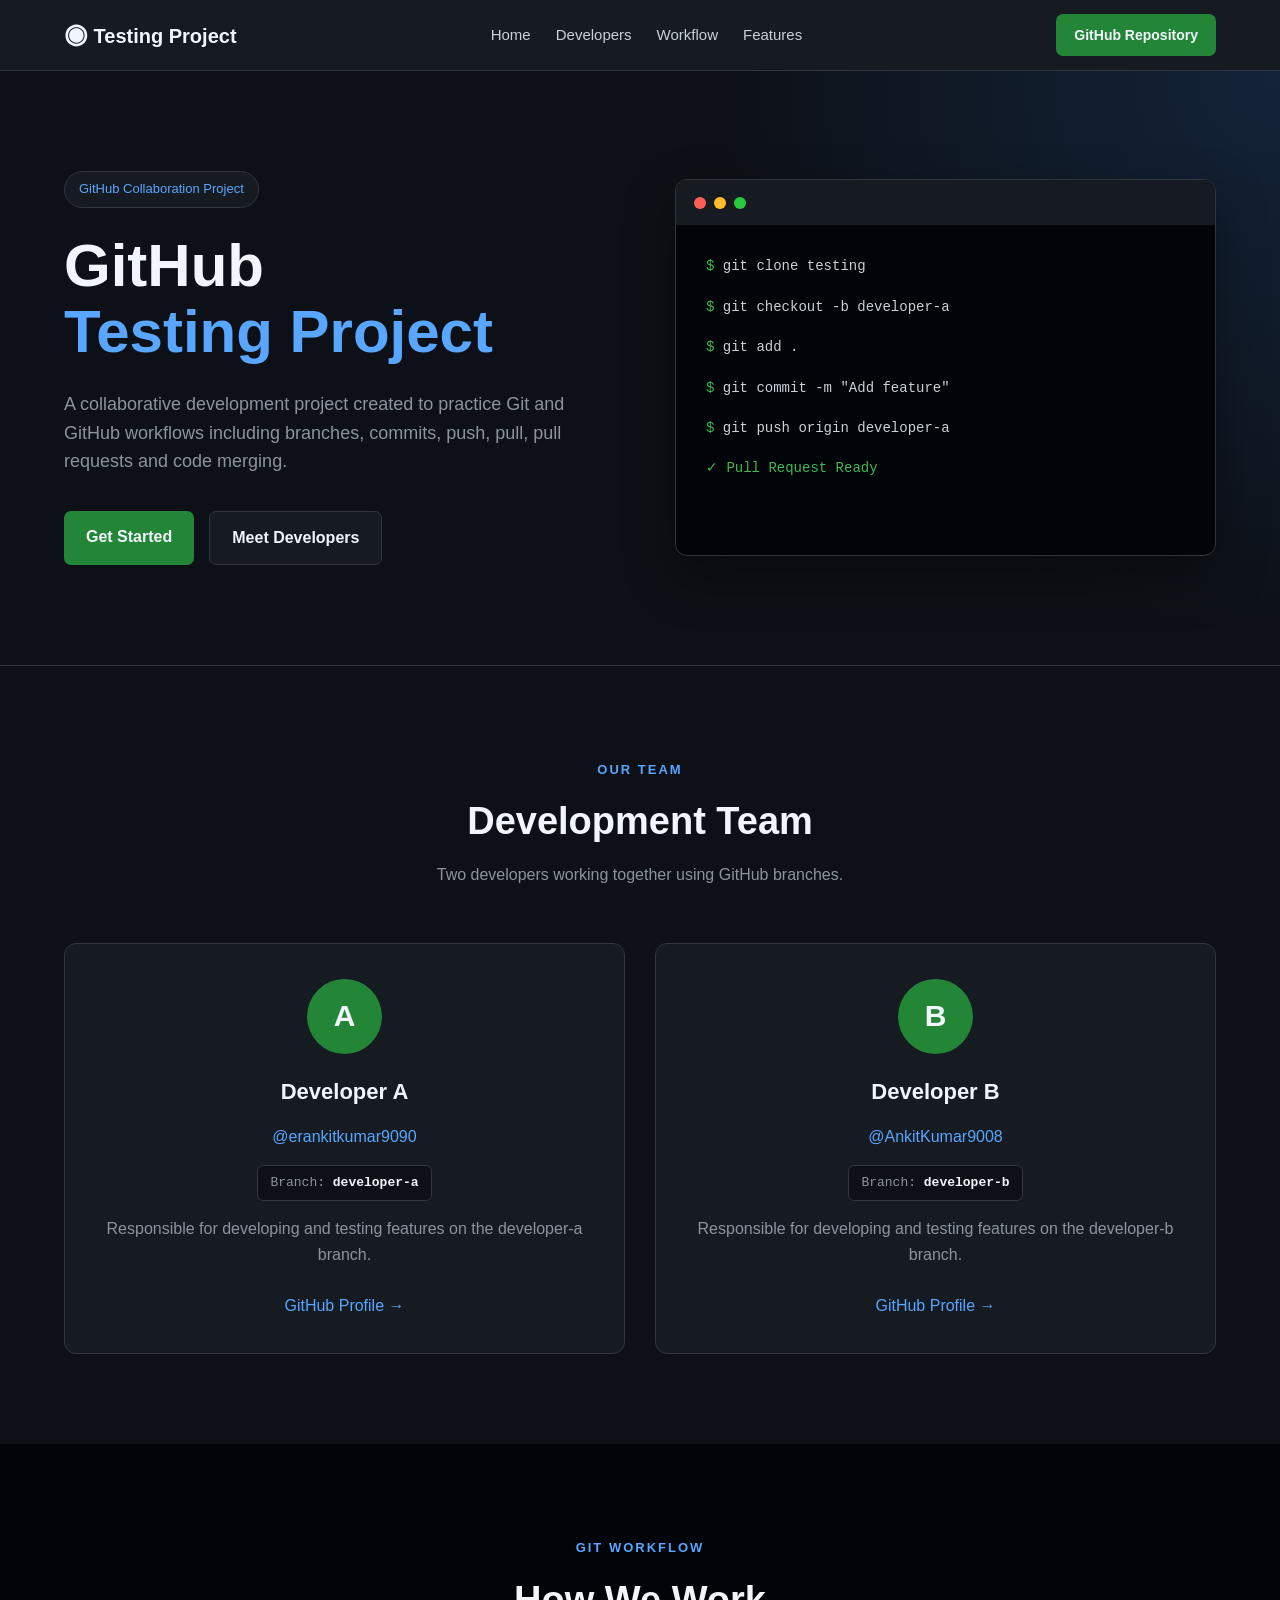
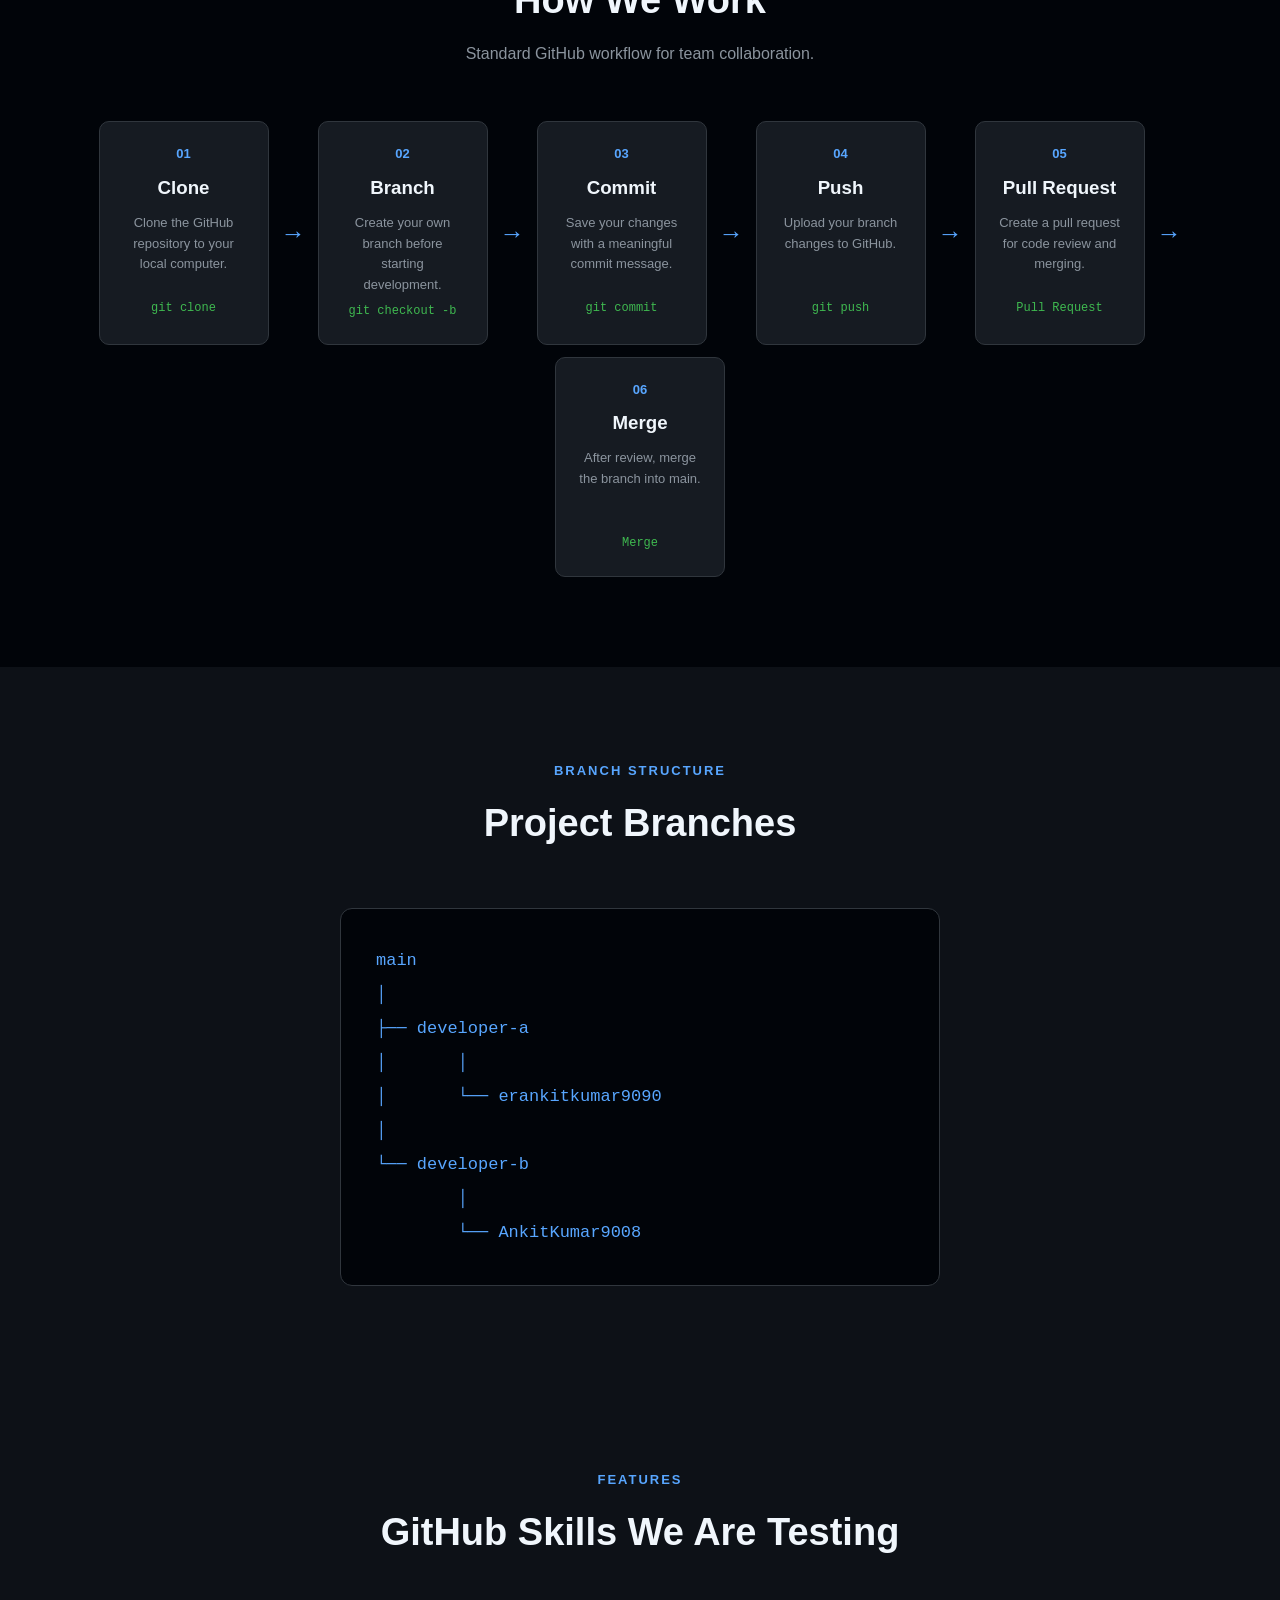
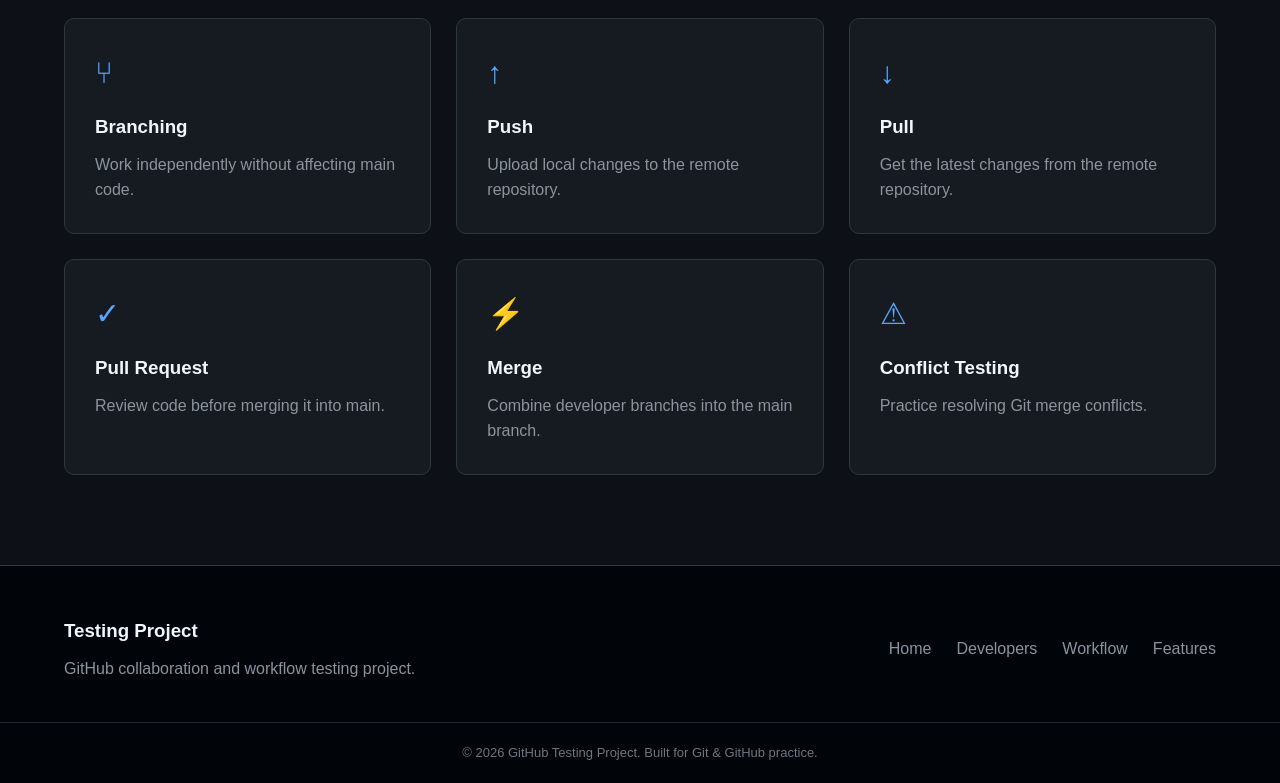
<file: index.html>
<!DOCTYPE html>
<html lang="en">
<head>
    <meta charset="UTF-8">
    <meta name="viewport" content="width=device-width, initial-scale=1.0">

    <title>GitHub Testing Project</title>

    <link rel="stylesheet" href="css/style.css">
</head>
<body>

<!-- Navbar -->
<header class="navbar">
    <div class="container nav-content">

        <div class="logo">
            <span>◉</span> Testing Project
        </div>

        <nav>
            <a href="#home">Home</a>
            <a href="#developers">Developers</a>
            <a href="#workflow">Workflow</a>
            <a href="#features">Features</a>
        </nav>

        <a href="#" class="github-btn">
            GitHub Repository
        </a>

    </div>
</header>


<!-- Hero Section -->
<section class="hero" id="home">

    <div class="container hero-content">

        <div class="hero-text">

            <div class="badge">
                GitHub Collaboration Project
            </div>

            <h1>
                GitHub
                <span>Testing Project</span>
            </h1>

            <p>
                A collaborative development project created to practice
                Git and GitHub workflows including branches, commits,
                push, pull, pull requests and code merging.
            </p>

            <div class="hero-buttons">
                <a href="#workflow" class="btn primary">
                    Get Started
                </a>

                <a href="#developers" class="btn secondary">
                    Meet Developers
                </a>
            </div>

        </div>


        <div class="terminal">

            <div class="terminal-header">
                <span class="red"></span>
                <span class="yellow"></span>
                <span class="green"></span>
            </div>

            <div class="terminal-body">

                <p>
                    <span class="green-text">$</span>
                    git clone testing
                </p>

                <p>
                    <span class="green-text">$</span>
                    git checkout -b developer-a
                </p>

                <p>
                    <span class="green-text">$</span>
                    git add .
                </p>

                <p>
                    <span class="green-text">$</span>
                    git commit -m "Add feature"
                </p>

                <p>
                    <span class="green-text">$</span>
                    git push origin developer-a
                </p>

                <p class="success">
                    ✓ Pull Request Ready
                </p>

            </div>

        </div>

    </div>

</section>


<!-- Developers -->
<section class="section" id="developers">

    <div class="container">

        <div class="section-title">

            <span>OUR TEAM</span>

            <h2>
                Development Team
            </h2>

            <p>
                Two developers working together using GitHub branches.
            </p>

        </div>


        <div class="developers">

            <!-- Developer A -->
            <div class="developer-card">

                <div class="avatar">
                    A
                </div>

                <h3>
                    Developer A
                </h3>

                <p class="username">
                    @erankitkumar9090
                </p>

                <div class="branch">
                    Branch:
                    <strong>developer-a</strong>
                </div>

                <p>
                    Responsible for developing and testing features
                    on the developer-a branch.
                </p>

                <a href="#" class="profile-btn">
                    GitHub Profile →
                </a>

            </div>


            <!-- Developer B -->
            <div class="developer-card">

                <div class="avatar">
                    B
                </div>

                <h3>
                    Developer B
                </h3>

                <p class="username">
                    @AnkitKumar9008
                </p>

                <div class="branch">
                    Branch:
                    <strong>developer-b</strong>
                </div>

                <p>
                    Responsible for developing and testing features
                    on the developer-b branch.
                </p>

                <a href="#" class="profile-btn">
                    GitHub Profile →
                </a>

            </div>

        </div>

    </div>

</section>


<!-- Workflow -->
<section class="section workflow-section" id="workflow">

    <div class="container">

        <div class="section-title">

            <span>GIT WORKFLOW</span>

            <h2>
                How We Work
            </h2>

            <p>
                Standard GitHub workflow for team collaboration.
            </p>

        </div>


        <div class="workflow">

            <div class="workflow-card">
                <div class="number">01</div>
                <h3>Clone</h3>
                <p>
                    Clone the GitHub repository to your local computer.
                </p>
                <code>git clone</code>
            </div>


            <div class="arrow">→</div>


            <div class="workflow-card">
                <div class="number">02</div>
                <h3>Branch</h3>
                <p>
                    Create your own branch before starting development.
                </p>
                <code>git checkout -b</code>
            </div>


            <div class="arrow">→</div>


            <div class="workflow-card">
                <div class="number">03</div>
                <h3>Commit</h3>
                <p>
                    Save your changes with a meaningful commit message.
                </p>
                <code>git commit</code>
            </div>


            <div class="arrow">→</div>


            <div class="workflow-card">
                <div class="number">04</div>
                <h3>Push</h3>
                <p>
                    Upload your branch changes to GitHub.
                </p>
                <code>git push</code>
            </div>


            <div class="arrow">→</div>


            <div class="workflow-card">
                <div class="number">05</div>
                <h3>Pull Request</h3>
                <p>
                    Create a pull request for code review and merging.
                </p>
                <code>Pull Request</code>
            </div>


            <div class="arrow">→</div>


            <div class="workflow-card">
                <div class="number">06</div>
                <h3>Merge</h3>
                <p>
                    After review, merge the branch into main.
                </p>
                <code>Merge</code>
            </div>

        </div>

    </div>

</section>


<!-- Branch Structure -->
<section class="section">

    <div class="container">

        <div class="section-title">

            <span>BRANCH STRUCTURE</span>

            <h2>
                Project Branches
            </h2>

        </div>


        <div class="branch-box">

<pre>
main
│
├── developer-a
│       │
│       └── erankitkumar9090
│
└── developer-b
        │
        └── AnkitKumar9008
</pre>

        </div>

    </div>

</section>


<!-- Features -->
<section class="section features-section" id="features">

    <div class="container">

        <div class="section-title">

            <span>FEATURES</span>

            <h2>
                GitHub Skills We Are Testing
            </h2>

        </div>


        <div class="features">

            <div class="feature">
                <div class="feature-icon">⑂</div>
                <h3>Branching</h3>
                <p>
                    Work independently without affecting main code.
                </p>
            </div>


            <div class="feature">
                <div class="feature-icon">↑</div>
                <h3>Push</h3>
                <p>
                    Upload local changes to the remote repository.
                </p>
            </div>


            <div class="feature">
                <div class="feature-icon">↓</div>
                <h3>Pull</h3>
                <p>
                    Get the latest changes from the remote repository.
                </p>
            </div>


            <div class="feature">
                <div class="feature-icon">✓</div>
                <h3>Pull Request</h3>
                <p>
                    Review code before merging it into main.
                </p>
            </div>


            <div class="feature">
                <div class="feature-icon">⚡</div>
                <h3>Merge</h3>
                <p>
                    Combine developer branches into the main branch.
                </p>
            </div>


            <div class="feature">
                <div class="feature-icon">⚠</div>
                <h3>Conflict Testing</h3>
                <p>
                    Practice resolving Git merge conflicts.
                </p>
            </div>

        </div>

    </div>

</section>


<!-- Footer -->
<footer>

    <div class="container footer-content">

        <div>
            <h3>Testing Project</h3>

            <p>
                GitHub collaboration and workflow testing project.
            </p>
        </div>


        <div class="footer-links">

            <a href="#home">Home</a>
            <a href="#developers">Developers</a>
            <a href="#workflow">Workflow</a>
            <a href="#features">Features</a>

        </div>

    </div>


    <div class="copyright">

        © 2026 GitHub Testing Project.
        Built for Git & GitHub practice.

    </div>

</footer>

</body>
</html>
</file>
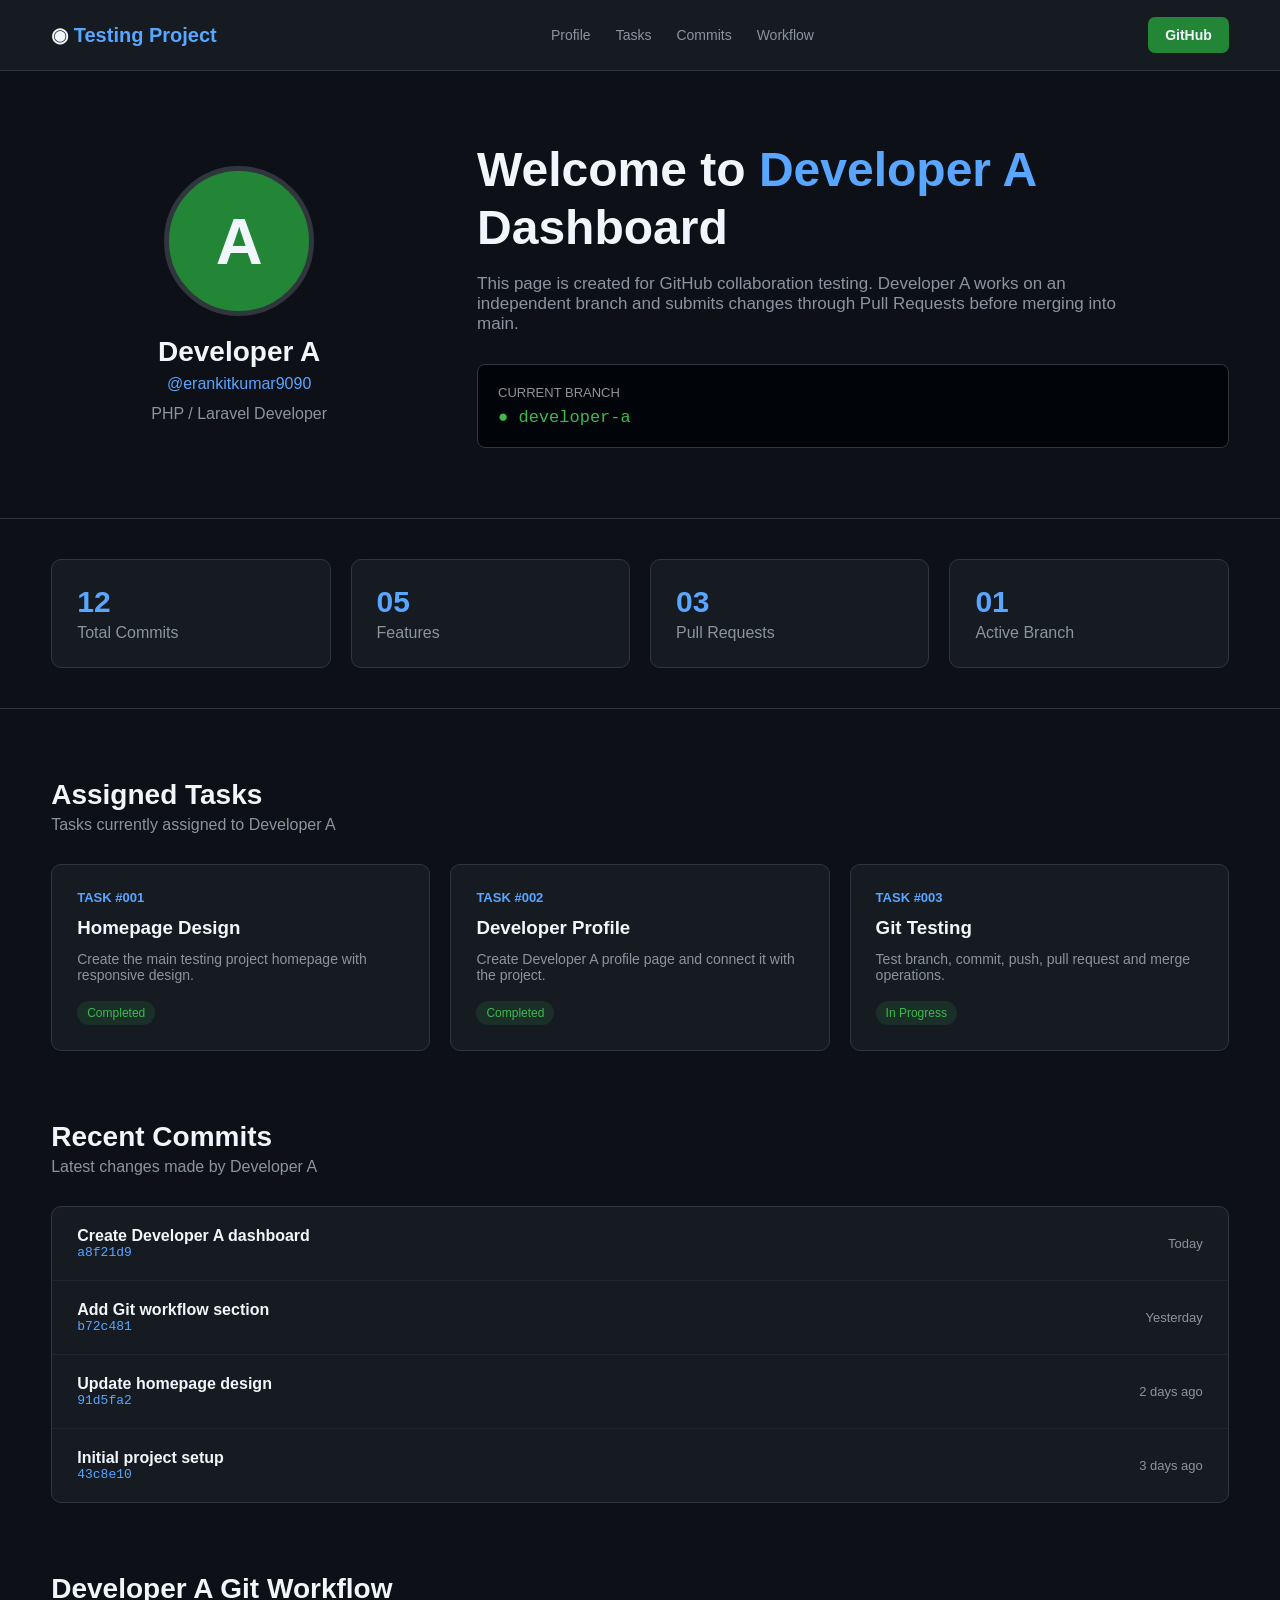
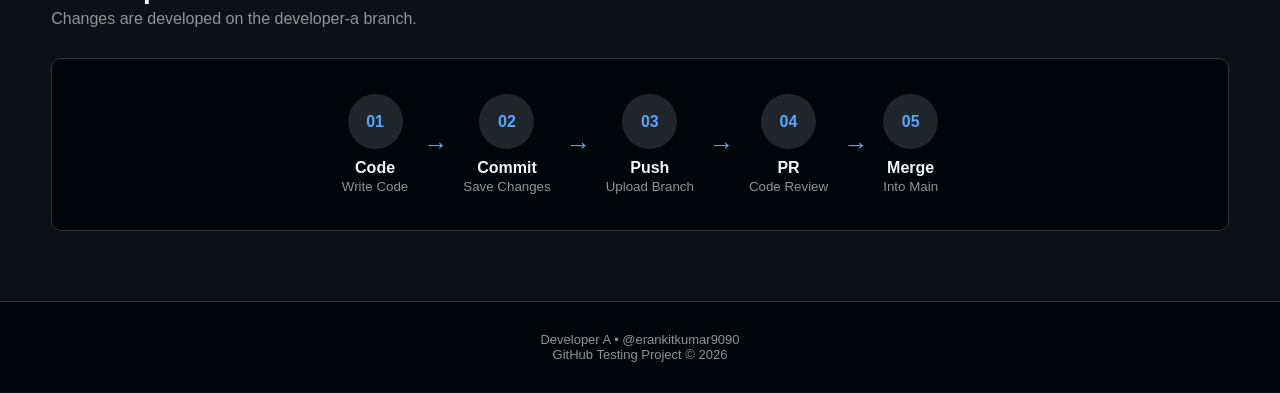
<file: devA1.html>
<!DOCTYPE html>
<html lang="en">
<head>
    <meta charset="UTF-8">
    <meta name="viewport" content="width=device-width, initial-scale=1.0">

    <title>Developer A | GitHub Testing</title>

    <style>
        * {
            margin: 0;
            padding: 0;
            box-sizing: border-box;
        }

        body {
            font-family: Arial, Helvetica, sans-serif;
            background: #0d1117;
            color: #f0f6fc;
        }

        a {
            text-decoration: none;
            color: inherit;
        }

        .container {
            width: 92%;
            max-width: 1200px;
            margin: auto;
        }

        /* NAVBAR */

        header {
            background: #161b22;
            border-bottom: 1px solid #30363d;
        }

        .navbar {
            height: 70px;
            display: flex;
            align-items: center;
            justify-content: space-between;
        }

        .logo {
            font-size: 20px;
            font-weight: bold;
        }

        .logo span {
            color: #58a6ff;
        }

        nav {
            display: flex;
            gap: 25px;
        }

        nav a {
            color: #8b949e;
            font-size: 14px;
        }

        nav a:hover {
            color: #58a6ff;
        }

        .github-btn {
            background: #238636;
            padding: 10px 17px;
            border-radius: 7px;
            font-size: 14px;
            font-weight: bold;
        }

        /* HERO */

        .hero {
            padding: 70px 0;
            border-bottom: 1px solid #30363d;
        }

        .hero-content {
            display: grid;
            grid-template-columns: 1fr 2fr;
            gap: 50px;
            align-items: center;
        }

        .profile {
            text-align: center;
        }

        .avatar {
            width: 150px;
            height: 150px;
            margin: auto;
            border-radius: 50%;
            background: #238636;

            display: flex;
            align-items: center;
            justify-content: center;

            font-size: 65px;
            font-weight: bold;

            border: 5px solid #30363d;
        }

        .profile h2 {
            margin-top: 20px;
            font-size: 28px;
        }

        .username {
            color: #58a6ff;
            margin-top: 7px;
        }

        .role {
            color: #8b949e;
            margin-top: 12px;
        }

        .hero-info h1 {
            font-size: 48px;
            line-height: 1.2;
            margin-bottom: 18px;
        }

        .hero-info h1 span {
            color: #58a6ff;
        }

        .hero-info p {
            color: #8b949e;
            font-size: 17px;
            max-width: 650px;
        }

        /* BRANCH */

        .branch-box {
            margin-top: 30px;

            background: #010409;
            border: 1px solid #30363d;

            border-radius: 8px;

            padding: 20px;
        }

        .branch-title {
            color: #8b949e;
            font-size: 13px;
            margin-bottom: 8px;
        }

        .branch-name {
            color: #3fb950;
            font-family: monospace;
            font-size: 17px;
        }

        /* STATS */

        .stats {
            padding: 40px 0;
            border-bottom: 1px solid #30363d;
        }

        .stats-grid {
            display: grid;
            grid-template-columns: repeat(4, 1fr);
            gap: 20px;
        }

        .stat-card {
            background: #161b22;
            border: 1px solid #30363d;
            border-radius: 10px;
            padding: 25px;
        }

        .stat-card h3 {
            font-size: 30px;
            color: #58a6ff;
        }

        .stat-card p {
            color: #8b949e;
            margin-top: 5px;
        }

        /* MAIN */

        .main {
            padding: 70px 0;
        }

        .section-title {
            margin-bottom: 30px;
        }

        .section-title h2 {
            font-size: 28px;
        }

        .section-title p {
            color: #8b949e;
            margin-top: 5px;
        }

        /* TASKS */

        .tasks {
            display: grid;
            grid-template-columns: repeat(3, 1fr);
            gap: 20px;
            margin-bottom: 70px;
        }

        .task {
            background: #161b22;
            border: 1px solid #30363d;
            border-radius: 10px;
            padding: 25px;
        }

        .task-number {
            color: #58a6ff;
            font-size: 13px;
            font-weight: bold;
        }

        .task h3 {
            margin: 12px 0;
        }

        .task p {
            color: #8b949e;
            font-size: 14px;
        }

        .status {
            display: inline-block;
            margin-top: 18px;
            padding: 5px 10px;
            border-radius: 20px;
            background: rgba(46, 160, 67, .15);
            color: #3fb950;
            font-size: 12px;
        }

        /* COMMITS */

        .commit-box {
            background: #161b22;
            border: 1px solid #30363d;
            border-radius: 10px;
            overflow: hidden;
            margin-bottom: 70px;
        }

        .commit {
            display: flex;
            align-items: center;
            justify-content: space-between;

            padding: 20px 25px;

            border-bottom: 1px solid #21262d;
        }

        .commit:last-child {
            border-bottom: none;
        }

        .commit-message {
            font-weight: bold;
        }

        .commit-hash {
            color: #58a6ff;
            font-family: monospace;
            font-size: 13px;
        }

        .commit-date {
            color: #8b949e;
            font-size: 13px;
        }

        /* WORKFLOW */

        .workflow {
            display: flex;
            align-items: center;
            justify-content: center;
            gap: 15px;

            background: #010409;
            border: 1px solid #30363d;

            padding: 35px;

            border-radius: 10px;
        }

        .step {
            text-align: center;
        }

        .step-icon {
            width: 55px;
            height: 55px;

            display: flex;
            align-items: center;
            justify-content: center;

            margin: auto;

            border-radius: 50%;

            background: #21262d;
            color: #58a6ff;

            font-weight: bold;
        }

        .step h4 {
            margin-top: 10px;
        }

        .step small {
            color: #8b949e;
        }

        .arrow {
            color: #58a6ff;
            font-size: 25px;
        }

        /* FOOTER */

        footer {
            border-top: 1px solid #30363d;
            background: #010409;
            padding: 30px 0;
            text-align: center;
        }

        footer p {
            color: #8b949e;
            font-size: 13px;
        }

        /* RESPONSIVE */

        @media (max-width: 900px) {

            nav {
                display: none;
            }

            .hero-content {
                grid-template-columns: 1fr;
            }

            .stats-grid {
                grid-template-columns: repeat(2, 1fr);
            }

            .tasks {
                grid-template-columns: 1fr;
            }

            .workflow {
                flex-wrap: wrap;
            }
        }

        @media (max-width: 600px) {

            .github-btn {
                display: none;
            }

            .hero-info h1 {
                font-size: 35px;
            }

            .stats-grid {
                grid-template-columns: 1fr;
            }

            .commit {
                flex-direction: column;
                align-items: flex-start;
                gap: 8px;
            }

            .workflow {
                flex-direction: column;
            }

            .arrow {
                transform: rotate(90deg);
            }
        }
    </style>
</head>

<body>

<!-- NAVBAR -->

<header>

    <div class="container navbar">

        <div class="logo">
            ◉ <span>Testing Project</span>
        </div>

        <nav>
            <a href="#profile">Profile</a>
            <a href="#tasks">Tasks</a>
            <a href="#commits">Commits</a>
            <a href="#workflow">Workflow</a>
        </nav>

        <a href="#" class="github-btn">
            GitHub
        </a>

    </div>

</header>


<!-- HERO -->

<section class="hero" id="profile">

    <div class="container hero-content">

        <div class="profile">

            <div class="avatar">
                A
            </div>

            <h2>
                Developer A
            </h2>

            <div class="username">
                @erankitkumar9090
            </div>

            <div class="role">
                PHP / Laravel Developer
            </div>

        </div>


        <div class="hero-info">

            <h1>
                Welcome to
                <span>Developer A</span>
                Dashboard
            </h1>

            <p>
                This page is created for GitHub collaboration testing.
                Developer A works on an independent branch and submits
                changes through Pull Requests before merging into main.
            </p>


            <div class="branch-box">

                <div class="branch-title">
                    CURRENT BRANCH
                </div>

                <div class="branch-name">
                    ● developer-a
                </div>

            </div>

        </div>

    </div>

</section>


<!-- STATS -->

<section class="stats">

    <div class="container stats-grid">

        <div class="stat-card">
            <h3>12</h3>
            <p>Total Commits</p>
        </div>

        <div class="stat-card">
            <h3>05</h3>
            <p>Features</p>
        </div>

        <div class="stat-card">
            <h3>03</h3>
            <p>Pull Requests</p>
        </div>

        <div class="stat-card">
            <h3>01</h3>
            <p>Active Branch</p>
        </div>

    </div>

</section>


<!-- MAIN -->

<main class="main">

    <div class="container">


        <!-- TASKS -->

        <div id="tasks">

            <div class="section-title">

                <h2>
                    Assigned Tasks
                </h2>

                <p>
                    Tasks currently assigned to Developer A
                </p>

            </div>


            <div class="tasks">

                <div class="task">

                    <div class="task-number">
                        TASK #001
                    </div>

                    <h3>
                        Homepage Design
                    </h3>

                    <p>
                        Create the main testing project homepage
                        with responsive design.
                    </p>

                    <span class="status">
                        Completed
                    </span>

                </div>


                <div class="task">

                    <div class="task-number">
                        TASK #002
                    </div>

                    <h3>
                        Developer Profile
                    </h3>

                    <p>
                        Create Developer A profile page and
                        connect it with the project.
                    </p>

                    <span class="status">
                        Completed
                    </span>

                </div>


                <div class="task">

                    <div class="task-number">
                        TASK #003
                    </div>

                    <h3>
                        Git Testing
                    </h3>

                    <p>
                        Test branch, commit, push, pull request
                        and merge operations.
                    </p>

                    <span class="status">
                        In Progress
                    </span>

                </div>

            </div>

        </div>


        <!-- COMMITS -->

        <div id="commits">

            <div class="section-title">

                <h2>
                    Recent Commits
                </h2>

                <p>
                    Latest changes made by Developer A
                </p>

            </div>


            <div class="commit-box">

                <div class="commit">

                    <div>
                        <div class="commit-message">
                            Create Developer A dashboard
                        </div>

                        <div class="commit-hash">
                            a8f21d9
                        </div>
                    </div>

                    <div class="commit-date">
                        Today
                    </div>

                </div>


                <div class="commit">

                    <div>
                        <div class="commit-message">
                            Add Git workflow section
                        </div>

                        <div class="commit-hash">
                            b72c481
                        </div>
                    </div>

                    <div class="commit-date">
                        Yesterday
                    </div>

                </div>


                <div class="commit">

                    <div>
                        <div class="commit-message">
                            Update homepage design
                        </div>

                        <div class="commit-hash">
                            91d5fa2
                        </div>
                    </div>

                    <div class="commit-date">
                        2 days ago
                    </div>

                </div>


                <div class="commit">

                    <div>
                        <div class="commit-message">
                            Initial project setup
                        </div>

                        <div class="commit-hash">
                            43c8e10
                        </div>
                    </div>

                    <div class="commit-date">
                        3 days ago
                    </div>

                </div>

            </div>

        </div>


        <!-- WORKFLOW -->

        <div id="workflow">

            <div class="section-title">

                <h2>
                    Developer A Git Workflow
                </h2>

                <p>
                    Changes are developed on the developer-a branch.
                </p>

            </div>


            <div class="workflow">

                <div class="step">

                    <div class="step-icon">
                        01
                    </div>

                    <h4>Code</h4>
                    <small>Write Code</small>

                </div>


                <div class="arrow">
                    →
                </div>


                <div class="step">

                    <div class="step-icon">
                        02
                    </div>

                    <h4>Commit</h4>
                    <small>Save Changes</small>

                </div>


                <div class="arrow">
                    →
                </div>


                <div class="step">

                    <div class="step-icon">
                        03
                    </div>

                    <h4>Push</h4>
                    <small>Upload Branch</small>

                </div>


                <div class="arrow">
                    →
                </div>


                <div class="step">

                    <div class="step-icon">
                        04
                    </div>

                    <h4>PR</h4>
                    <small>Code Review</small>

                </div>


                <div class="arrow">
                    →
                </div>


                <div class="step">

                    <div class="step-icon">
                        05
                    </div>

                    <h4>Merge</h4>
                    <small>Into Main</small>

                </div>

            </div>

        </div>

    </div>

</main>


<!-- FOOTER -->

<footer>

    <div class="container">

        <p>
            Developer A • @erankitkumar9090
        </p>

        <p>
            GitHub Testing Project © 2026
        </p>

    </div>

</footer>

</body>
</html>
</file>
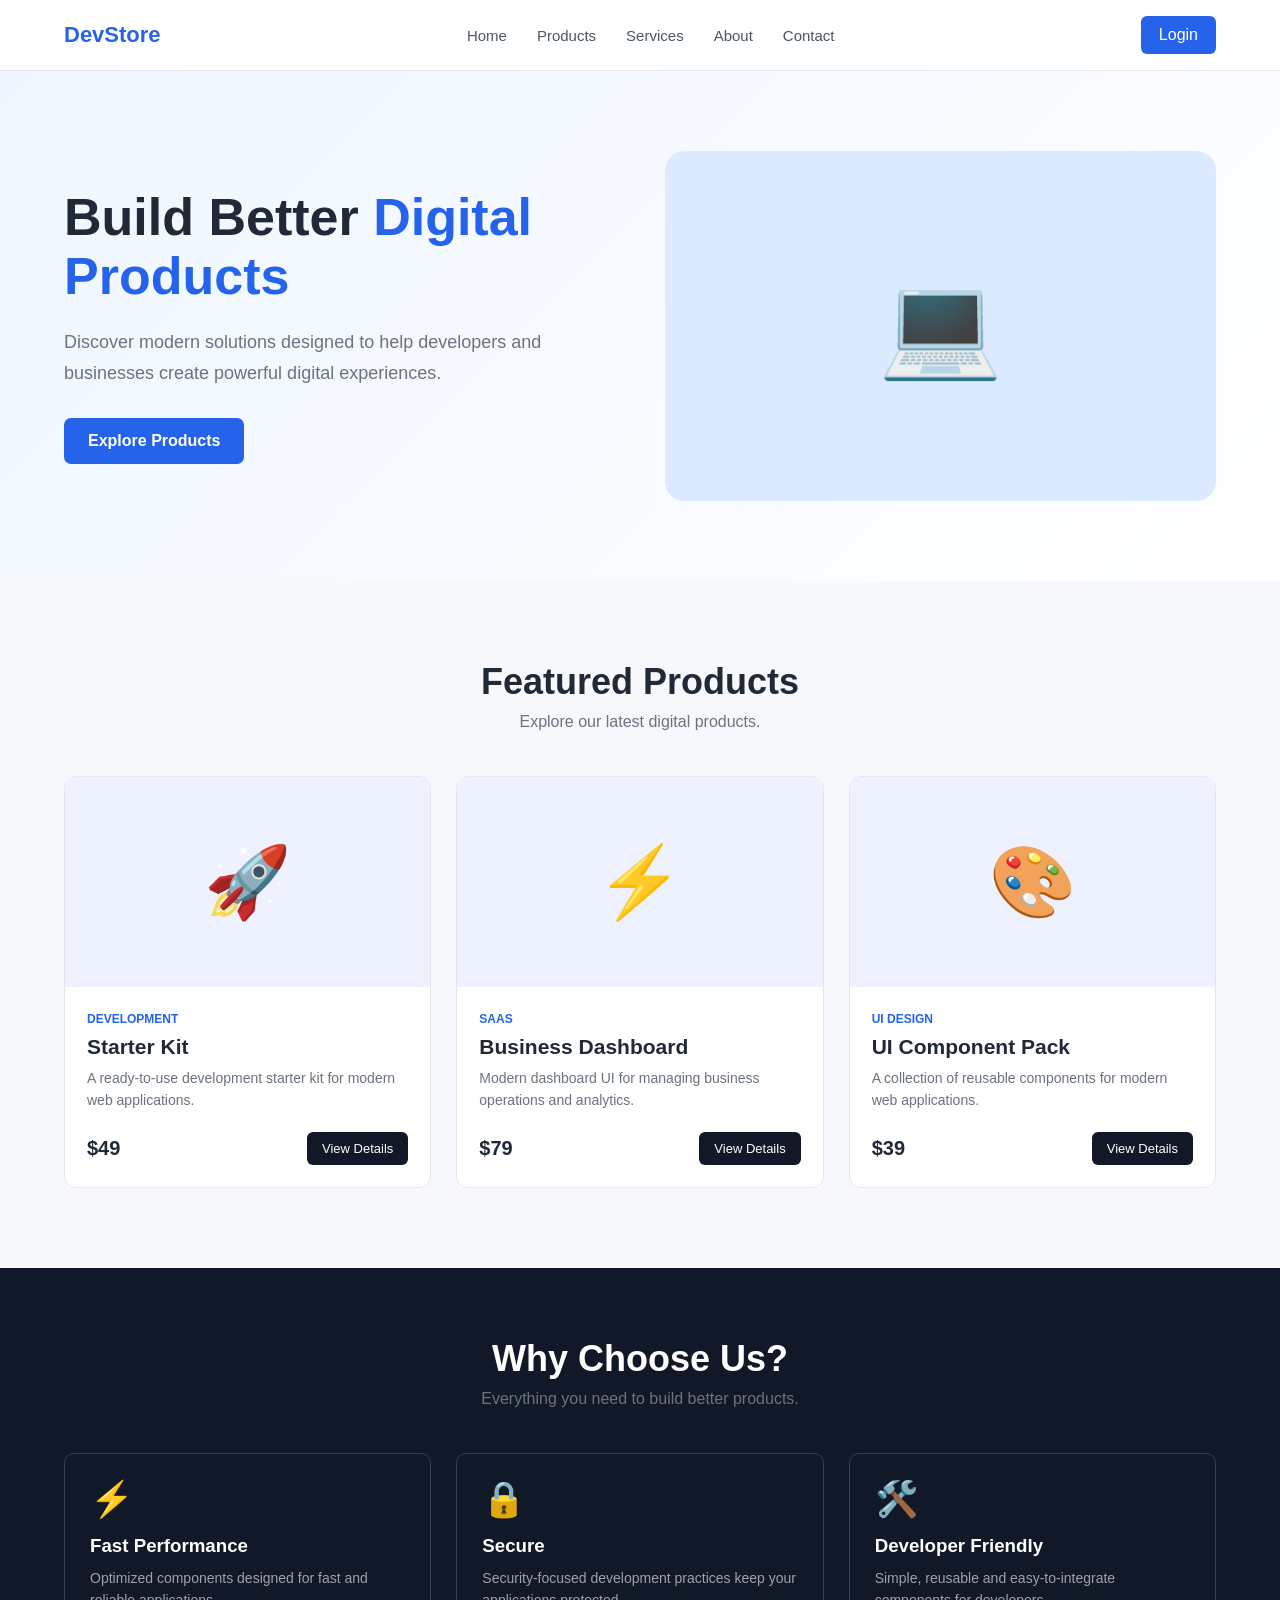
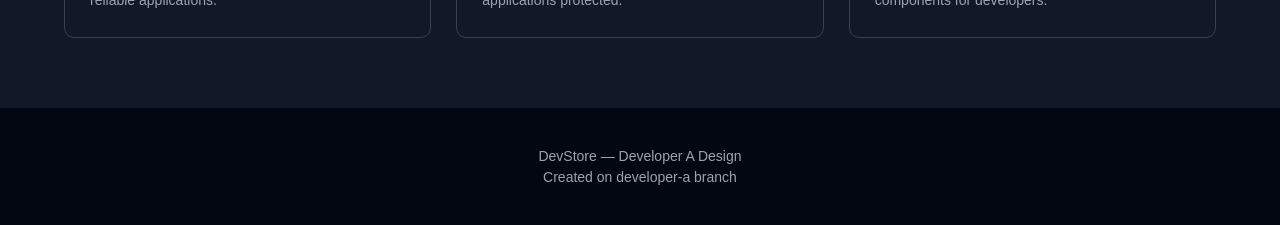
<file: devA2.html>
<!DOCTYPE html>
<html lang="en">
<head>
    <meta charset="UTF-8">
    <meta name="viewport" content="width=device-width, initial-scale=1.0">

    <title>Products | Testing Project</title>

    <style>
        * {
            margin: 0;
            padding: 0;
            box-sizing: border-box;
        }

        body {
            font-family: Arial, sans-serif;
            background: #f6f8fb;
            color: #1f2937;
        }

        .container {
            width: 90%;
            max-width: 1200px;
            margin: auto;
        }

        /* HEADER */

        header {
            background: #ffffff;
            border-bottom: 1px solid #e5e7eb;
        }

        .navbar {
            height: 70px;

            display: flex;
            align-items: center;
            justify-content: space-between;
        }

        .logo {
            font-size: 22px;
            font-weight: bold;
            color: #2563eb;
        }

        nav {
            display: flex;
            gap: 30px;
        }

        nav a {
            text-decoration: none;
            color: #4b5563;
            font-size: 15px;
        }

        nav a:hover {
            color: #2563eb;
        }

        .login-btn {
            background: #2563eb;
            color: white;
            padding: 10px 18px;
            border-radius: 6px;
            text-decoration: none;
        }

        /* HERO */

        .hero {
            padding: 80px 0;

            background:
                linear-gradient(
                    135deg,
                    #eff6ff,
                    #ffffff
                );
        }

        .hero-content {
            display: grid;
            grid-template-columns: 1fr 1fr;
            gap: 50px;
            align-items: center;
        }

        .hero h1 {
            font-size: 52px;
            line-height: 1.15;
            margin-bottom: 20px;
        }

        .hero h1 span {
            color: #2563eb;
        }

        .hero p {
            color: #6b7280;
            font-size: 18px;
            line-height: 1.7;
            margin-bottom: 30px;
        }

        .hero-btn {
            display: inline-block;
            background: #2563eb;
            color: white;
            padding: 14px 24px;
            border-radius: 7px;
            text-decoration: none;
            font-weight: bold;
        }

        .hero-image {
            height: 350px;

            background: #dbeafe;

            border-radius: 20px;

            display: flex;
            align-items: center;
            justify-content: center;

            font-size: 100px;
        }

        /* PRODUCTS */

        .products {
            padding: 80px 0;
        }

        .section-title {
            text-align: center;
            margin-bottom: 45px;
        }

        .section-title h2 {
            font-size: 36px;
            margin-bottom: 10px;
        }

        .section-title p {
            color: #6b7280;
        }

        .product-grid {
            display: grid;
            grid-template-columns: repeat(3, 1fr);
            gap: 25px;
        }

        .product-card {
            background: white;

            border: 1px solid #e5e7eb;

            border-radius: 12px;

            overflow: hidden;

            transition: 0.3s;
        }

        .product-card:hover {
            transform: translateY(-7px);

            box-shadow:
                0 15px 30px rgba(0, 0, 0, 0.08);
        }

        .product-image {
            height: 210px;

            background: #eef2ff;

            display: flex;
            align-items: center;
            justify-content: center;

            font-size: 70px;
        }

        .product-content {
            padding: 22px;
        }

        .category {
            color: #2563eb;
            font-size: 12px;
            font-weight: bold;
            text-transform: uppercase;
        }

        .product-content h3 {
            font-size: 21px;
            margin: 8px 0;
        }

        .product-content p {
            color: #6b7280;
            font-size: 14px;
            line-height: 1.6;
        }

        .price-row {
            display: flex;
            justify-content: space-between;
            align-items: center;

            margin-top: 20px;
        }

        .price {
            font-size: 20px;
            font-weight: bold;
        }

        .buy-btn {
            background: #111827;
            color: white;

            padding: 9px 15px;

            border-radius: 6px;

            text-decoration: none;

            font-size: 13px;
        }

        /* FEATURES */

        .features {
            background: #111827;
            color: white;

            padding: 70px 0;
        }

        .feature-grid {
            display: grid;
            grid-template-columns: repeat(3, 1fr);
            gap: 25px;
        }

        .feature {
            padding: 25px;

            border: 1px solid #374151;

            border-radius: 10px;
        }

        .feature-icon {
            font-size: 35px;
            margin-bottom: 15px;
        }

        .feature h3 {
            margin-bottom: 10px;
        }

        .feature p {
            color: #9ca3af;
            font-size: 14px;
            line-height: 1.6;
        }

        /* FOOTER */

        footer {
            background: #030712;
            color: white;
            padding: 35px 0;
            text-align: center;
        }

        footer p {
            color: #9ca3af;
            font-size: 14px;
            margin: 5px;
        }

        /* RESPONSIVE */

        @media(max-width: 900px) {

            .hero-content {
                grid-template-columns: 1fr;
            }

            .product-grid {
                grid-template-columns: repeat(2, 1fr);
            }

            .feature-grid {
                grid-template-columns: 1fr;
            }
        }

        @media(max-width: 600px) {

            nav {
                display: none;
            }

            .hero h1 {
                font-size: 38px;
            }

            .product-grid {
                grid-template-columns: 1fr;
            }

            .hero-image {
                height: 250px;
            }
        }
    </style>
</head>

<body>

<!-- HEADER -->

<header>

    <div class="container navbar">

        <div class="logo">
            DevStore
        </div>

        <nav>
            <a href="#">Home</a>
            <a href="#">Products</a>
            <a href="#">Services</a>
            <a href="#">About</a>
            <a href="#">Contact</a>
        </nav>

        <a href="#" class="login-btn">
            Login
        </a>

    </div>

</header>


<!-- HERO -->

<section class="hero">

    <div class="container hero-content">

        <div>

            <h1>
                Build Better
                <span>Digital Products</span>
            </h1>

            <p>
                Discover modern solutions designed to help
                developers and businesses create powerful
                digital experiences.
            </p>

            <a href="#products" class="hero-btn">
                Explore Products
            </a>

        </div>

        <div class="hero-image">
            💻
        </div>

    </div>

</section>


<!-- PRODUCTS -->

<section class="products" id="products">

    <div class="container">

        <div class="section-title">

            <h2>
                Featured Products
            </h2>

            <p>
                Explore our latest digital products.
            </p>

        </div>


        <div class="product-grid">

            <!-- PRODUCT 1 -->

            <div class="product-card">

                <div class="product-image">
                    🚀
                </div>

                <div class="product-content">

                    <span class="category">
                        Development
                    </span>

                    <h3>
                        Starter Kit
                    </h3>

                    <p>
                        A ready-to-use development starter
                        kit for modern web applications.
                    </p>

                    <div class="price-row">

                        <span class="price">
                            $49
                        </span>

                        <a href="#" class="buy-btn">
                            View Details
                        </a>

                    </div>

                </div>

            </div>


            <!-- PRODUCT 2 -->

            <div class="product-card">

                <div class="product-image">
                    ⚡
                </div>

                <div class="product-content">

                    <span class="category">
                        SaaS
                    </span>

                    <h3>
                        Business Dashboard
                    </h3>

                    <p>
                        Modern dashboard UI for managing
                        business operations and analytics.
                    </p>

                    <div class="price-row">

                        <span class="price">
                            $79
                        </span>

                        <a href="#" class="buy-btn">
                            View Details
                        </a>

                    </div>

                </div>

            </div>


            <!-- PRODUCT 3 -->

            <div class="product-card">

                <div class="product-image">
                    🎨
                </div>

                <div class="product-content">

                    <span class="category">
                        UI Design
                    </span>

                    <h3>
                        UI Component Pack
                    </h3>

                    <p>
                        A collection of reusable components
                        for modern web applications.
                    </p>

                    <div class="price-row">

                        <span class="price">
                            $39
                        </span>

                        <a href="#" class="buy-btn">
                            View Details
                        </a>

                    </div>

                </div>

            </div>

        </div>

    </div>

</section>


<!-- FEATURES -->

<section class="features">

    <div class="container">

        <div class="section-title">

            <h2>
                Why Choose Us?
            </h2>

            <p>
                Everything you need to build better products.
            </p>

        </div>


        <div class="feature-grid">

            <div class="feature">

                <div class="feature-icon">
                    ⚡
                </div>

                <h3>
                    Fast Performance
                </h3>

                <p>
                    Optimized components designed for
                    fast and reliable applications.
                </p>

            </div>


            <div class="feature">

                <div class="feature-icon">
                    🔒
                </div>

                <h3>
                    Secure
                </h3>

                <p>
                    Security-focused development practices
                    keep your applications protected.
                </p>

            </div>


            <div class="feature">

                <div class="feature-icon">
                    🛠️
                </div>

                <h3>
                    Developer Friendly
                </h3>

                <p>
                    Simple, reusable and easy-to-integrate
                    components for developers.
                </p>

            </div>

        </div>

    </div>

</section>


<!-- FOOTER -->

<footer>

    <div class="container">

        <p>
            DevStore — Developer A Design
        </p>

        <p>
            Created on developer-a branch
        </p>

    </div>

</footer>

</body>
</html>
</file>
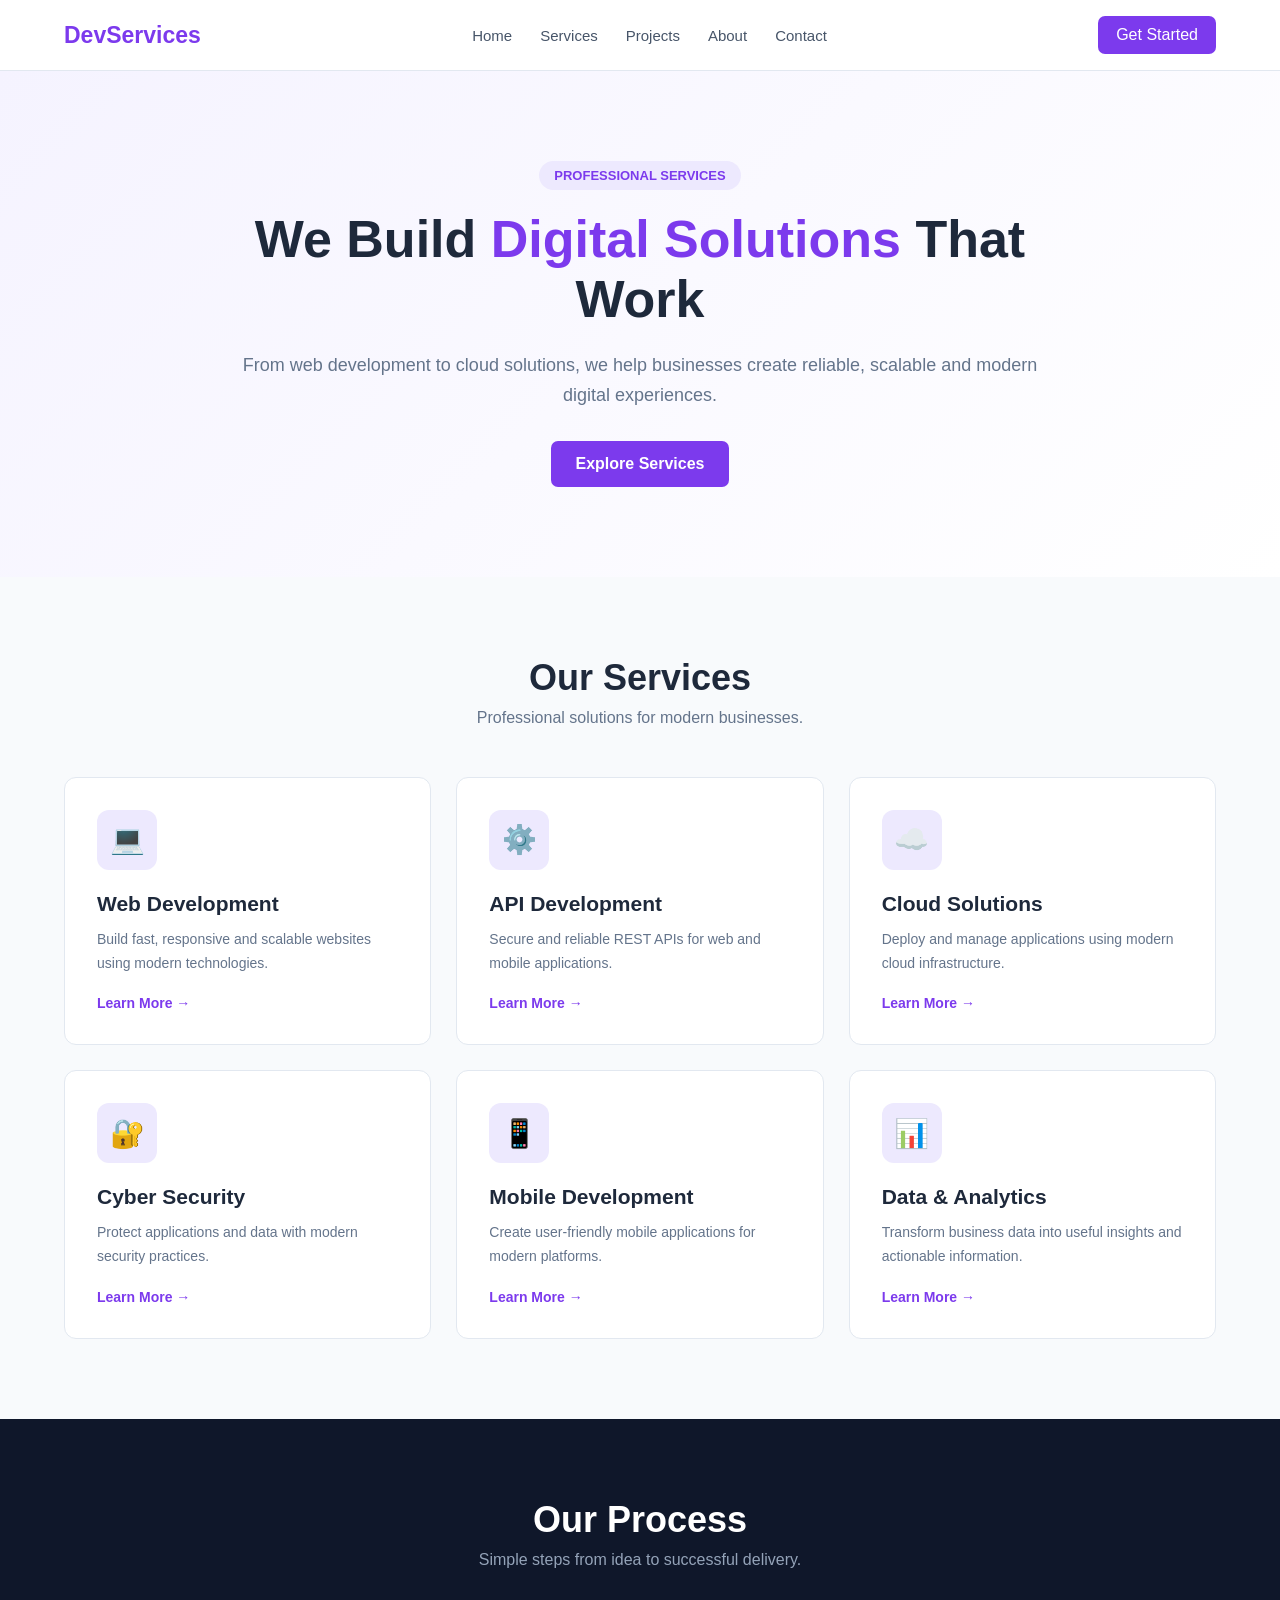
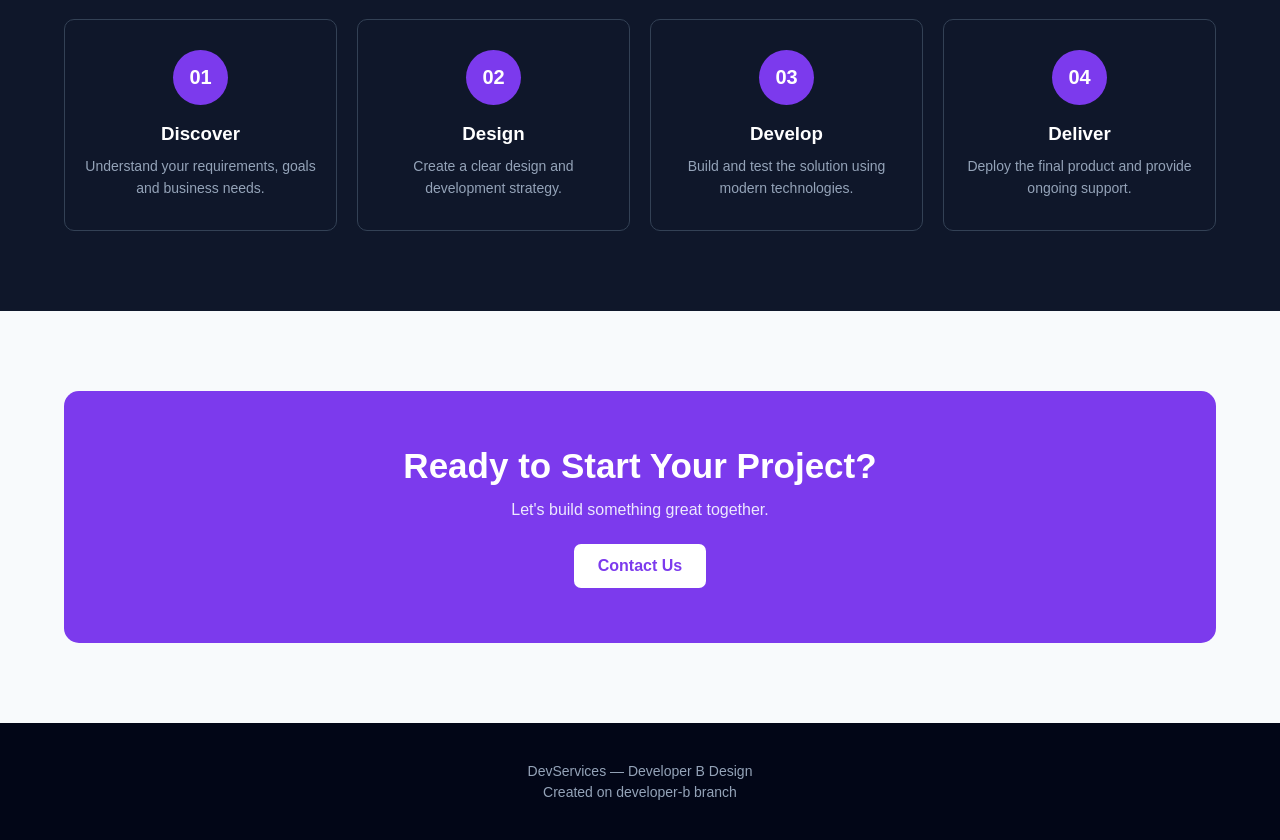
<file: devB1.html>
<!DOCTYPE html>
<html lang="en">
<head>
    <meta charset="UTF-8">
    <meta name="viewport" content="width=device-width, initial-scale=1.0">

    <title>Services | Testing Project</title>

    <style>
        * {
            margin: 0;
            padding: 0;
            box-sizing: border-box;
        }

        body {
            font-family: Arial, sans-serif;
            background: #f8fafc;
            color: #1e293b;
        }

        .container {
            width: 90%;
            max-width: 1200px;
            margin: auto;
        }

        /* HEADER */

        header {
            background: #ffffff;
            border-bottom: 1px solid #e2e8f0;
        }

        .navbar {
            height: 70px;

            display: flex;
            align-items: center;
            justify-content: space-between;
        }

        .logo {
            font-size: 23px;
            font-weight: bold;
            color: #7c3aed;
        }

        nav {
            display: flex;
            gap: 28px;
        }

        nav a {
            text-decoration: none;
            color: #475569;
            font-size: 15px;
        }

        nav a:hover {
            color: #7c3aed;
        }

        .contact-btn {
            background: #7c3aed;
            color: white;

            padding: 10px 18px;

            border-radius: 7px;

            text-decoration: none;
        }

        /* HERO */

        .hero {
            padding: 90px 0;

            background:
                linear-gradient(
                    135deg,
                    #f5f3ff,
                    #ffffff
                );
        }

        .hero-content {
            text-align: center;
            max-width: 800px;
            margin: auto;
        }

        .tag {
            display: inline-block;

            background: #ede9fe;
            color: #7c3aed;

            padding: 7px 15px;

            border-radius: 30px;

            font-size: 13px;
            font-weight: bold;

            margin-bottom: 20px;
        }

        .hero h1 {
            font-size: 52px;
            line-height: 1.15;

            margin-bottom: 20px;
        }

        .hero h1 span {
            color: #7c3aed;
        }

        .hero p {
            color: #64748b;
            font-size: 18px;
            line-height: 1.7;

            margin-bottom: 30px;
        }

        .hero-btn {
            display: inline-block;

            background: #7c3aed;
            color: white;

            padding: 14px 25px;

            border-radius: 7px;

            text-decoration: none;
            font-weight: bold;
        }

        /* SERVICES */

        .services {
            padding: 80px 0;
        }

        .section-title {
            text-align: center;
            margin-bottom: 50px;
        }

        .section-title h2 {
            font-size: 36px;
            margin-bottom: 10px;
        }

        .section-title p {
            color: #64748b;
        }

        .service-grid {
            display: grid;

            grid-template-columns:
                repeat(3, 1fr);

            gap: 25px;
        }

        .service-card {
            background: #ffffff;

            border: 1px solid #e2e8f0;

            border-radius: 12px;

            padding: 32px;

            transition: 0.3s;
        }

        .service-card:hover {
            transform: translateY(-7px);

            box-shadow:
                0 15px 35px rgba(0, 0, 0, 0.08);

            border-color: #c4b5fd;
        }

        .service-icon {
            width: 60px;
            height: 60px;

            display: flex;
            align-items: center;
            justify-content: center;

            background: #ede9fe;

            border-radius: 12px;

            font-size: 28px;

            margin-bottom: 22px;
        }

        .service-card h3 {
            font-size: 21px;

            margin-bottom: 12px;
        }

        .service-card p {
            color: #64748b;

            font-size: 14px;

            line-height: 1.7;
        }

        .learn-more {
            display: inline-block;

            margin-top: 20px;

            color: #7c3aed;

            font-size: 14px;

            font-weight: bold;

            text-decoration: none;
        }

        /* PROCESS */

        .process {
            background: #0f172a;

            color: white;

            padding: 80px 0;
        }

        .process .section-title p {
            color: #94a3b8;
        }

        .process-grid {
            display: grid;

            grid-template-columns:
                repeat(4, 1fr);

            gap: 20px;
        }

        .process-card {
            text-align: center;

            padding: 30px 20px;

            border: 1px solid #334155;

            border-radius: 10px;
        }

        .process-number {
            width: 55px;
            height: 55px;

            display: flex;
            align-items: center;
            justify-content: center;

            margin: auto auto 18px;

            background: #7c3aed;

            border-radius: 50%;

            font-size: 20px;
            font-weight: bold;
        }

        .process-card h3 {
            margin-bottom: 10px;
        }

        .process-card p {
            color: #94a3b8;

            font-size: 14px;

            line-height: 1.6;
        }

        /* CTA */

        .cta {
            padding: 80px 0;
        }

        .cta-box {
            background: #7c3aed;

            color: white;

            border-radius: 15px;

            padding: 55px;

            text-align: center;
        }

        .cta-box h2 {
            font-size: 35px;

            margin-bottom: 15px;
        }

        .cta-box p {
            color: #ede9fe;

            margin-bottom: 25px;
        }

        .cta-btn {
            display: inline-block;

            background: white;
            color: #7c3aed;

            padding: 13px 24px;

            border-radius: 7px;

            text-decoration: none;

            font-weight: bold;
        }

        /* FOOTER */

        footer {
            background: #020617;

            color: white;

            padding: 35px 0;

            text-align: center;
        }

        footer p {
            color: #94a3b8;

            font-size: 14px;

            margin: 5px;
        }

        /* RESPONSIVE */

        @media(max-width: 900px) {

            nav {
                display: none;
            }

            .service-grid {
                grid-template-columns: repeat(2, 1fr);
            }

            .process-grid {
                grid-template-columns: repeat(2, 1fr);
            }

            .hero h1 {
                font-size: 42px;
            }
        }

        @media(max-width: 600px) {

            .contact-btn {
                display: none;
            }

            .hero {
                padding: 65px 0;
            }

            .hero h1 {
                font-size: 35px;
            }

            .service-grid {
                grid-template-columns: 1fr;
            }

            .process-grid {
                grid-template-columns: 1fr;
            }

            .cta-box {
                padding: 35px 20px;
            }

            .cta-box h2 {
                font-size: 28px;
            }
        }
    </style>
</head>

<body>

<!-- HEADER -->

<header>

    <div class="container navbar">

        <div class="logo">
            DevServices
        </div>

        <nav>
            <a href="#">Home</a>
            <a href="#">Services</a>
            <a href="#">Projects</a>
            <a href="#">About</a>
            <a href="#">Contact</a>
        </nav>

        <a href="#" class="contact-btn">
            Get Started
        </a>

    </div>

</header>


<!-- HERO -->

<section class="hero">

    <div class="container hero-content">

        <span class="tag">
            PROFESSIONAL SERVICES
        </span>

        <h1>
            We Build
            <span>Digital Solutions</span>
            That Work
        </h1>

        <p>
            From web development to cloud solutions,
            we help businesses create reliable, scalable
            and modern digital experiences.
        </p>

        <a href="#services" class="hero-btn">
            Explore Services
        </a>

    </div>

</section>


<!-- SERVICES -->

<section class="services" id="services">

    <div class="container">

        <div class="section-title">

            <h2>
                Our Services
            </h2>

            <p>
                Professional solutions for modern businesses.
            </p>

        </div>


        <div class="service-grid">

            <!-- SERVICE 1 -->

            <div class="service-card">

                <div class="service-icon">
                    💻
                </div>

                <h3>
                    Web Development
                </h3>

                <p>
                    Build fast, responsive and scalable
                    websites using modern technologies.
                </p>

                <a href="#" class="learn-more">
                    Learn More →
                </a>

            </div>


            <!-- SERVICE 2 -->

            <div class="service-card">

                <div class="service-icon">
                    ⚙️
                </div>

                <h3>
                    API Development
                </h3>

                <p>
                    Secure and reliable REST APIs for
                    web and mobile applications.
                </p>

                <a href="#" class="learn-more">
                    Learn More →
                </a>

            </div>


            <!-- SERVICE 3 -->

            <div class="service-card">

                <div class="service-icon">
                    ☁️
                </div>

                <h3>
                    Cloud Solutions
                </h3>

                <p>
                    Deploy and manage applications using
                    modern cloud infrastructure.
                </p>

                <a href="#" class="learn-more">
                    Learn More →
                </a>

            </div>


            <!-- SERVICE 4 -->

            <div class="service-card">

                <div class="service-icon">
                    🔐
                </div>

                <h3>
                    Cyber Security
                </h3>

                <p>
                    Protect applications and data with
                    modern security practices.
                </p>

                <a href="#" class="learn-more">
                    Learn More →
                </a>

            </div>


            <!-- SERVICE 5 -->

            <div class="service-card">

                <div class="service-icon">
                    📱
                </div>

                <h3>
                    Mobile Development
                </h3>

                <p>
                    Create user-friendly mobile applications
                    for modern platforms.
                </p>

                <a href="#" class="learn-more">
                    Learn More →
                </a>

            </div>


            <!-- SERVICE 6 -->

            <div class="service-card">

                <div class="service-icon">
                    📊
                </div>

                <h3>
                    Data & Analytics
                </h3>

                <p>
                    Transform business data into useful
                    insights and actionable information.
                </p>

                <a href="#" class="learn-more">
                    Learn More →
                </a>

            </div>

        </div>

    </div>

</section>


<!-- PROCESS -->

<section class="process">

    <div class="container">

        <div class="section-title">

            <h2>
                Our Process
            </h2>

            <p>
                Simple steps from idea to successful delivery.
            </p>

        </div>


        <div class="process-grid">

            <div class="process-card">

                <div class="process-number">
                    01
                </div>

                <h3>
                    Discover
                </h3>

                <p>
                    Understand your requirements,
                    goals and business needs.
                </p>

            </div>


            <div class="process-card">

                <div class="process-number">
                    02
                </div>

                <h3>
                    Design
                </h3>

                <p>
                    Create a clear design and
                    development strategy.
                </p>

            </div>


            <div class="process-card">

                <div class="process-number">
                    03
                </div>

                <h3>
                    Develop
                </h3>

                <p>
                    Build and test the solution
                    using modern technologies.
                </p>

            </div>


            <div class="process-card">

                <div class="process-number">
                    04
                </div>

                <h3>
                    Deliver
                </h3>

                <p>
                    Deploy the final product and
                    provide ongoing support.
                </p>

            </div>

        </div>

    </div>

</section>


<!-- CTA -->

<section class="cta">

    <div class="container">

        <div class="cta-box">

            <h2>
                Ready to Start Your Project?
            </h2>

            <p>
                Let's build something great together.
            </p>

            <a href="#" class="cta-btn">
                Contact Us
            </a>

        </div>

    </div>

</section>


<!-- FOOTER -->

<footer>

    <div class="container">

        <p>
            DevServices — Developer B Design
        </p>

        <p>
            Created on developer-b branch
        </p>

    </div>

</footer>

</body>
</html>
</file>
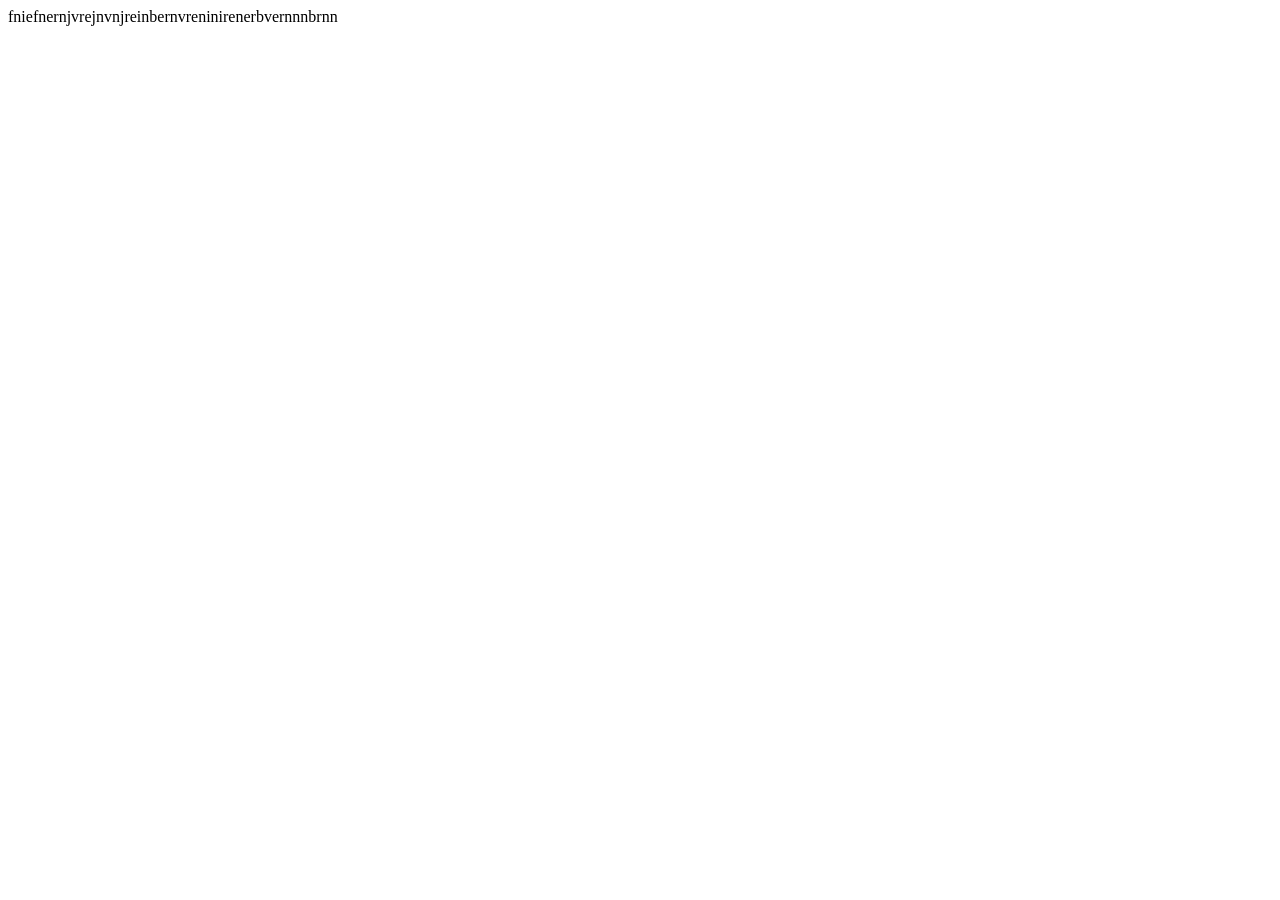
<file: devB2.html>
<!DOCTYPE html>
<html lang="en">
<head>
    <meta charset="UTF-8">
    <meta name="viewport" content="width=device-width, initial-scale=1.0">
    <title>Document</title>
</head>
<body>
    fniefnernjvrejnvnjreinbernvreninirenerbvernnnbrnn
</body>
</html>
</file>
<file: css/style.css>
* {
    margin: 0;
    padding: 0;
    box-sizing: border-box;
}

html {
    scroll-behavior: smooth;
}

body {
    font-family: Arial, Helvetica, sans-serif;
    background: #0d1117;
    color: #f0f6fc;
    line-height: 1.6;
}

a {
    text-decoration: none;
    color: inherit;
}

.container {
    width: 90%;
    max-width: 1200px;
    margin: auto;
}


/* =========================
   NAVBAR
========================= */

.navbar {
    background: #161b22;
    border-bottom: 1px solid #30363d;
    position: sticky;
    top: 0;
    z-index: 1000;
}

.nav-content {
    min-height: 70px;

    display: flex;
    align-items: center;
    justify-content: space-between;

    gap: 25px;
}

.logo {
    font-size: 20px;
    font-weight: bold;
}

.logo span {
    font-size: 27px;
}

nav {
    display: flex;
    gap: 25px;
}

nav a {
    color: #c9d1d9;
    font-size: 15px;
    transition: 0.3s;
}

nav a:hover {
    color: #58a6ff;
}

.github-btn {
    background: #238636;
    padding: 10px 18px;
    border-radius: 7px;
    font-size: 14px;
    font-weight: bold;
}

.github-btn:hover {
    background: #2ea043;
}


/* =========================
   HERO
========================= */

.hero {
    padding: 100px 0;
    border-bottom: 1px solid #30363d;

    background:
        radial-gradient(
            circle at top right,
            rgba(56, 139, 253, 0.15),
            transparent 40%
        );
}

.hero-content {
    display: grid;
    grid-template-columns: 1fr 1fr;
    align-items: center;
    gap: 70px;
}

.badge {
    display: inline-block;

    border: 1px solid #30363d;
    background: #161b22;

    padding: 7px 14px;
    border-radius: 30px;

    font-size: 13px;
    color: #58a6ff;

    margin-bottom: 25px;
}

.hero h1 {
    font-size: 60px;
    line-height: 1.1;
    margin-bottom: 25px;
}

.hero h1 span {
    display: block;
    color: #58a6ff;
}

.hero p {
    color: #8b949e;
    font-size: 18px;
    max-width: 600px;
}

.hero-buttons {
    display: flex;
    gap: 15px;
    margin-top: 35px;
}

.btn {
    padding: 13px 22px;
    border-radius: 7px;
    font-weight: bold;
}

.primary {
    background: #238636;
}

.primary:hover {
    background: #2ea043;
}

.secondary {
    border: 1px solid #30363d;
    background: #161b22;
}

.secondary:hover {
    border-color: #58a6ff;
}


/* =========================
   TERMINAL
========================= */

.terminal {
    background: #010409;

    border: 1px solid #30363d;
    border-radius: 12px;

    overflow: hidden;

    box-shadow: 0 20px 50px rgba(0, 0, 0, 0.4);
}

.terminal-header {
    height: 45px;

    background: #161b22;

    display: flex;
    align-items: center;

    padding-left: 18px;
    gap: 8px;
}

.terminal-header span {
    width: 12px;
    height: 12px;

    border-radius: 50%;
}

.red {
    background: #ff5f56;
}

.yellow {
    background: #ffbd2e;
}

.green {
    background: #27c93f;
}

.terminal-body {
    padding: 30px;
    min-height: 330px;
}

.terminal-body p {
    font-family: monospace;
    font-size: 14px;

    margin-bottom: 18px;

    color: #c9d1d9;
}

.green-text {
    color: #3fb950;
}

.success {
    color: #3fb950 !important;
}


/* =========================
   SECTION
========================= */

.section {
    padding: 90px 0;
}

.section-title {
    text-align: center;
    margin-bottom: 55px;
}

.section-title span {
    color: #58a6ff;
    font-size: 13px;
    font-weight: bold;
    letter-spacing: 2px;
}

.section-title h2 {
    font-size: 38px;
    margin: 10px 0;
}

.section-title p {
    color: #8b949e;
}


/* =========================
   DEVELOPERS
========================= */

.developers {
    display: grid;

    grid-template-columns: repeat(2, 1fr);

    gap: 30px;
}

.developer-card {
    background: #161b22;

    border: 1px solid #30363d;

    padding: 35px;

    border-radius: 12px;

    text-align: center;

    transition: 0.3s;
}

.developer-card:hover {
    border-color: #58a6ff;
    transform: translateY(-5px);
}

.avatar {
    width: 75px;
    height: 75px;

    display: flex;
    align-items: center;
    justify-content: center;

    margin: auto auto 20px;

    border-radius: 50%;

    background: #238636;

    font-size: 30px;
    font-weight: bold;
}

.developer-card h3 {
    font-size: 22px;
}

.username {
    color: #58a6ff !important;
}

.developer-card p {
    color: #8b949e;
    margin: 15px 0;
}

.branch {
    display: inline-block;

    padding: 7px 12px;

    background: #0d1117;

    border: 1px solid #30363d;

    border-radius: 6px;

    font-family: monospace;
    font-size: 13px;

    color: #8b949e;
}

.branch strong {
    color: #f0f6fc;
}

.profile-btn {
    display: inline-block;

    margin-top: 10px;

    color: #58a6ff;
}


/* =========================
   WORKFLOW
========================= */

.workflow-section {
    background: #010409;
}

.workflow {
    display: flex;

    align-items: stretch;

    justify-content: center;

    flex-wrap: wrap;

    gap: 12px;
}

.workflow-card {
    width: 170px;

    background: #161b22;

    border: 1px solid #30363d;

    border-radius: 10px;

    padding: 22px;

    text-align: center;
}

.number {
    color: #58a6ff;

    font-size: 13px;

    font-weight: bold;

    margin-bottom: 8px;
}

.workflow-card h3 {
    margin-bottom: 10px;
}

.workflow-card p {
    color: #8b949e;

    font-size: 13px;

    min-height: 80px;
}

.workflow-card code {
    color: #3fb950;

    font-size: 12px;
}

.arrow {
    display: flex;

    align-items: center;

    color: #58a6ff;

    font-size: 25px;
}


/* =========================
   BRANCH BOX
========================= */

.branch-box {
    max-width: 600px;

    margin: auto;

    background: #010409;

    border: 1px solid #30363d;

    border-radius: 12px;

    padding: 35px;
}

.branch-box pre {
    color: #58a6ff;

    font-family: monospace;

    font-size: 17px;

    line-height: 2;
}


/* =========================
   FEATURES
========================= */

.features {
    display: grid;

    grid-template-columns:
        repeat(3, 1fr);

    gap: 25px;
}

.feature {
    background: #161b22;

    border: 1px solid #30363d;

    border-radius: 10px;

    padding: 30px;

    transition: 0.3s;
}

.feature:hover {
    transform: translateY(-5px);

    border-color: #58a6ff;
}

.feature-icon {
    font-size: 30px;

    color: #58a6ff;

    margin-bottom: 15px;
}

.feature h3 {
    margin-bottom: 10px;
}

.feature p {
    color: #8b949e;
}


/* =========================
   FOOTER
========================= */

footer {
    border-top: 1px solid #30363d;

    background: #010409;

    padding-top: 50px;
}

.footer-content {
    display: flex;

    justify-content: space-between;

    gap: 30px;
}

.footer-content h3 {
    margin-bottom: 10px;
}

.footer-content p {
    color: #8b949e;
}

.footer-links {
    display: flex;

    gap: 25px;

    align-items: center;
}

.footer-links a {
    color: #8b949e;
}

.footer-links a:hover {
    color: #58a6ff;
}

.copyright {
    text-align: center;

    border-top: 1px solid #21262d;

    margin-top: 40px;

    padding: 20px;

    color: #6e7681;

    font-size: 13px;
}


/* =========================
   RESPONSIVE
========================= */

@media (max-width: 900px) {

    .hero-content {
        grid-template-columns: 1fr;
    }

    .hero h1 {
        font-size: 48px;
    }

    nav {
        display: none;
    }

    .developers {
        grid-template-columns: 1fr;
    }

    .features {
        grid-template-columns: repeat(2, 1fr);
    }

}


@media (max-width: 600px) {

    .hero {
        padding: 70px 0;
    }

    .hero h1 {
        font-size: 40px;
    }

    .hero p {
        font-size: 16px;
    }

    .hero-buttons {
        flex-direction: column;
    }

    .btn {
        text-align: center;
    }

    .features {
        grid-template-columns: 1fr;
    }

    .workflow {
        flex-direction: column;
        align-items: center;
    }

    .arrow {
        transform: rotate(90deg);
    }

    .footer-content {
        flex-direction: column;
    }

    .footer-links {
        flex-wrap: wrap;
    }

    .github-btn {
        display: none;
    }

}
</file>
